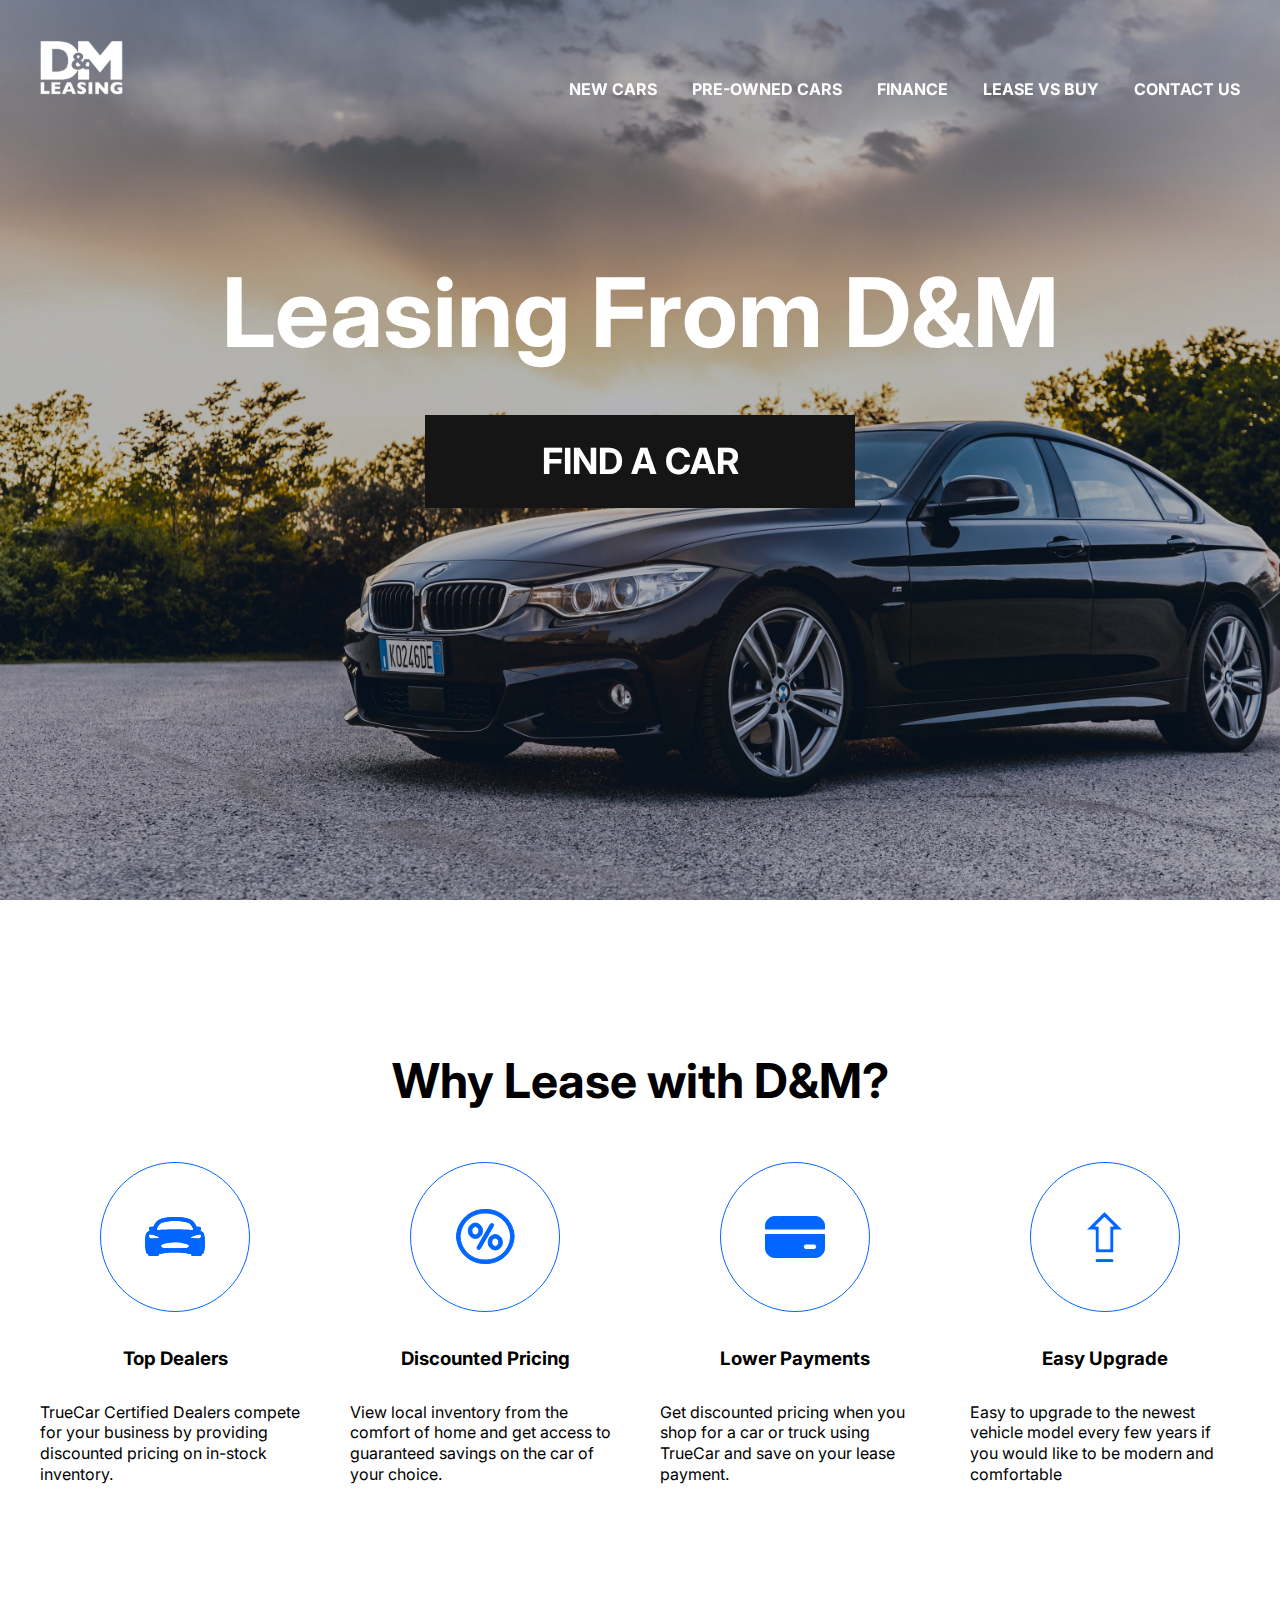
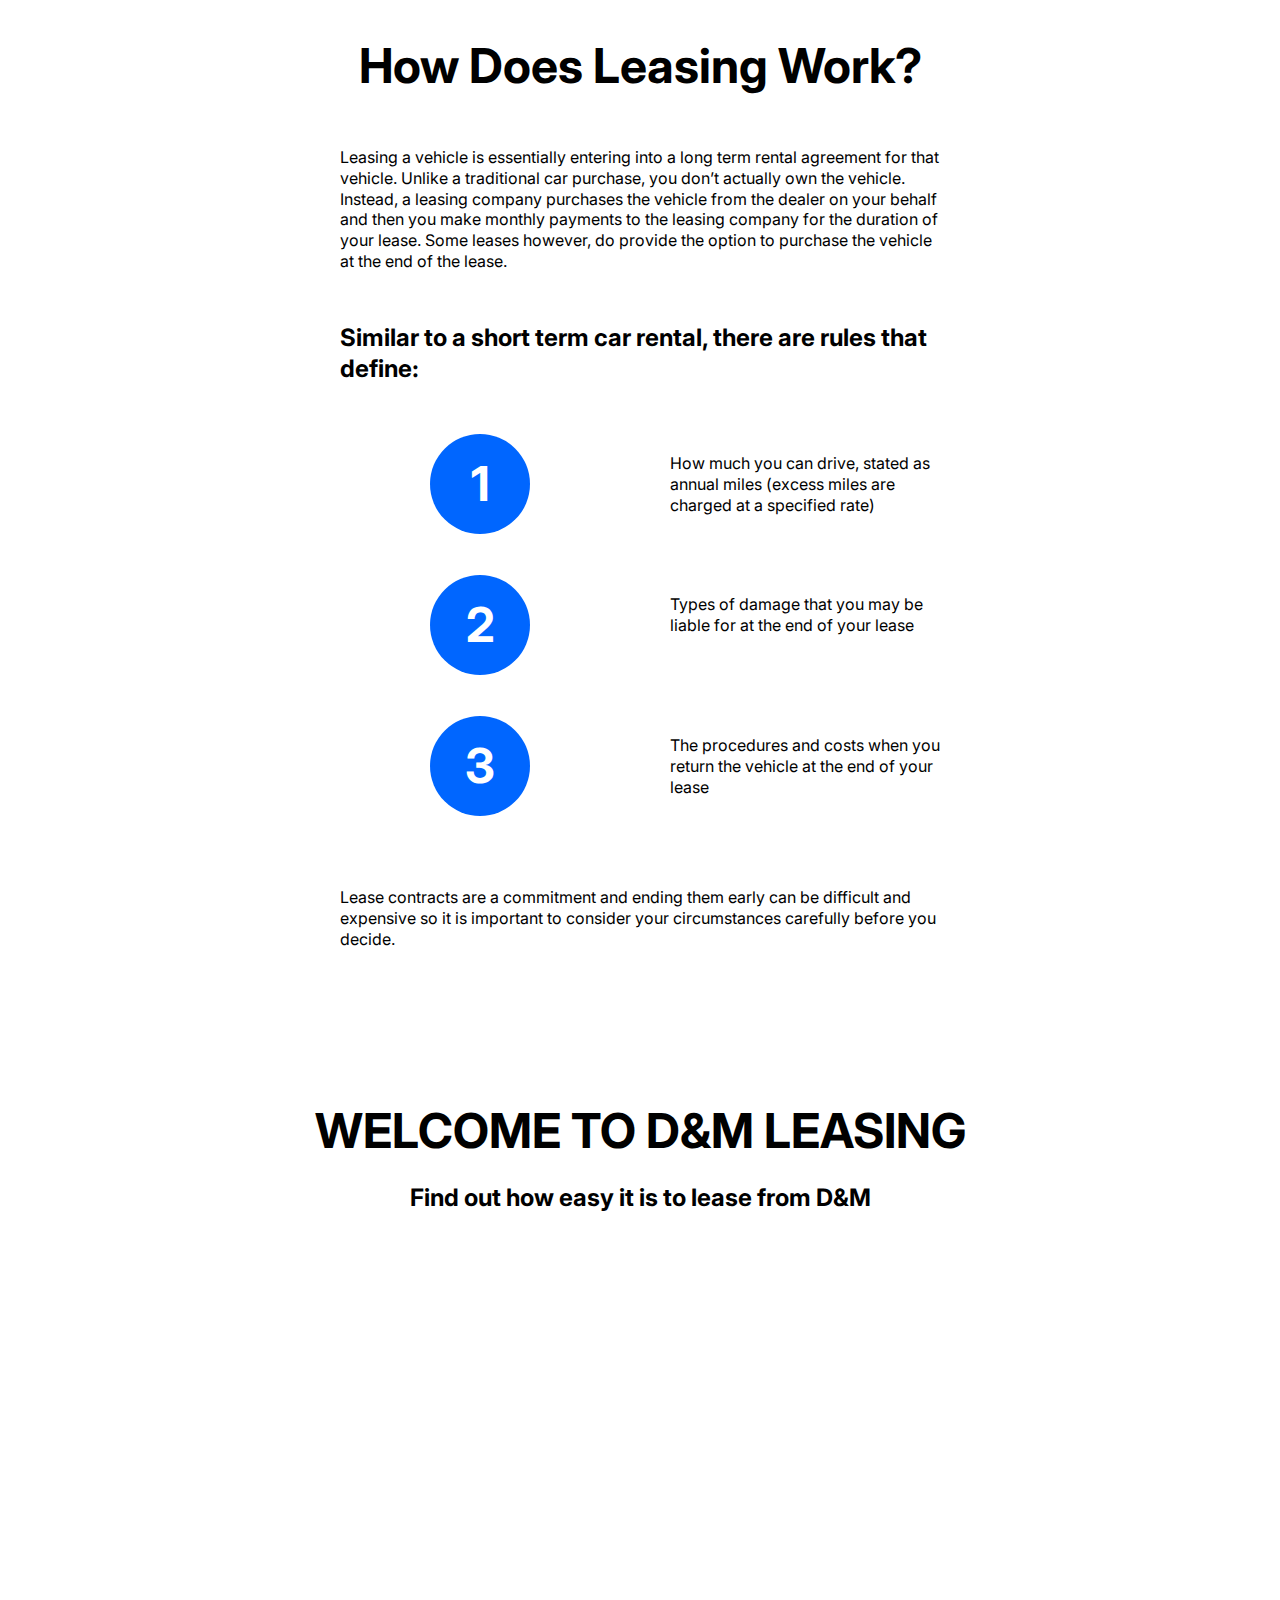
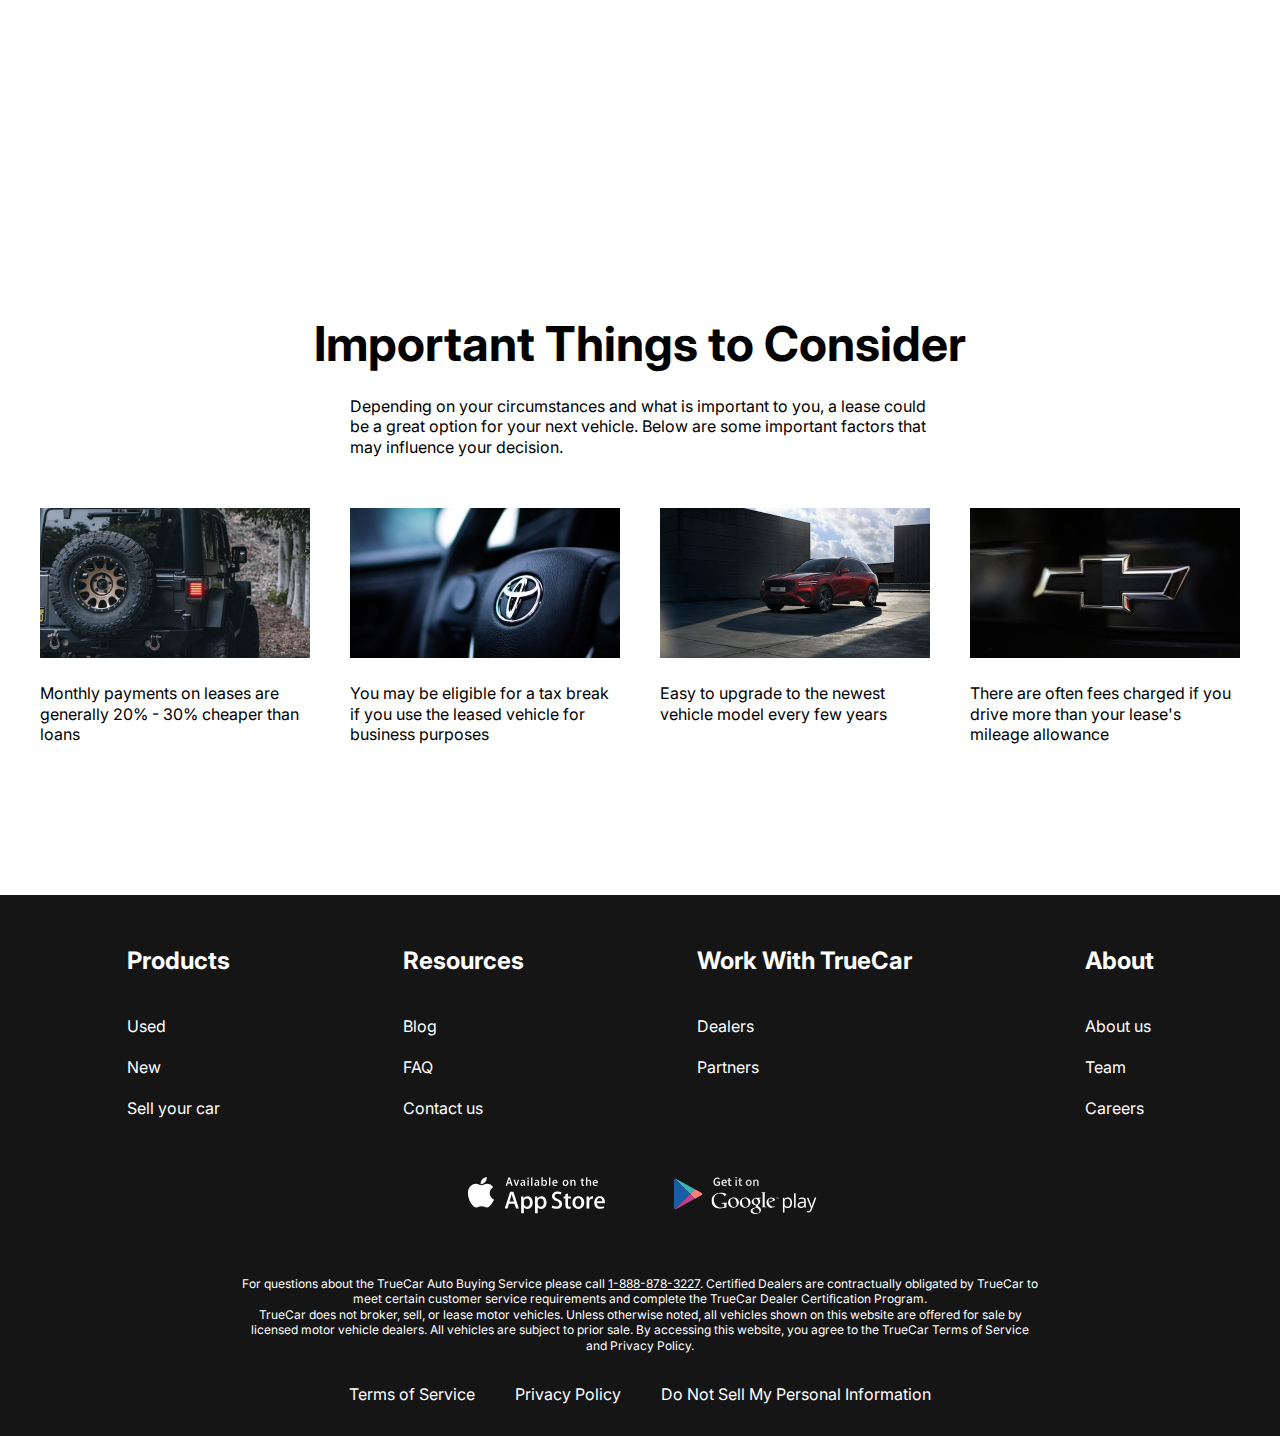
<file: index.html>
<!DOCTYPE html>
<html lang="en">
<head>
    <meta charset="UTF-8">
    <meta name="viewport" content="width=device-width, initial-scale=1.0">
    <title>Lease Cars</title>
    <link rel="preconnect" href="https://fonts.googleapis.com">
    <link rel="preconnect" href="https://fonts.gstatic.com" crossorigin>
    <link href="https://fonts.googleapis.com/css2?family=Inter:ital,opsz,wght@0,14..32,100..900;1,14..32,100..900&family=Judson:wght@400;700&display=swap" rel="stylesheet">
    <link rel="stylesheet" href="https://cdn.jsdelivr.net/npm/swiper@11/swiper-bundle.min.css"/>
    <link rel="stylesheet" href="css/style.css">
    
</head>
<body>
    <div class="wrapper">
        <header class="header header-main">
            <div class="container">
                <div class="header__inner">
                    <a href="index.html" class="logo">
                        <img src="images/logo.svg" alt="logo image" class="logo__img">
                    </a>
                    <nav class="menu">
                        <button class="menu-btn">
                            <span></span>
                            <span></span>
                            <span></span>
                        </button>
                        <ul class="menu__list">
                            <li class="menu__list-item">
                                <a href="new-cars.html" class="menu__list-link">NEW CARS</a>
                            </li>
                            <li class="menu__list-item">
                                <a href="#" class="menu__list-link">PRE-OWNED CARS</a>
                            </li>
                            <li class="menu__list-item">
                                <a href="#" class="menu__list-link">FINANCE</a>
                            </li>
                            <li class="menu__list-item">
                                <a href="#" class="menu__list-link">LEASE VS BUY</a>
                            </li>
                            <li class="menu__list-item">
                                <a href="contacts.html" class="menu__list-link">CONTACT US</a>
                            </li>
                        </ul>
                    </nav>
                </div>
            </div>
        </header>
        <main class="main">
            <section class="top">
                <div class="container">
                    <h1 class="title">
                        Leasing From D&M
                    </h1>
                    <a href="new-cars.html" class="top__link">
                        FIND A CAR
                    </a>
                </div>

            </section>
            <div class="slider">
                <div class="swiper">
                    <div class="swiper-wrapper">
                        <div class="swiper-slide" style="background-image: url(/images/bmw.jpg);  "></div>
                        <div class="swiper-slide" style="background-image: url(/images/lexus.jpg);"></div>
                        <div class="swiper-slide" style="background-image: url(/images/honda.jpg);"></div>
                        <div class="swiper-slide" style="background-image: url(/images/audi.jpg);"></div>
                    </div>
                    <div class="swiper-pagination"></div>
                </div>
            </div>
            <section class="why-lease">
                <div class="container">
                    <h2 class="section-title">Why Lease with D&M?</h2>
                    <ul class="why-lease__list">
                        <li class="why-lease__item">
                            <img src="/images/why-lease-1.svg" alt="why-lease-1" class="why-lease__item-img">
                            <h3 class="why-lease__item-title">
                                Top Dealers
                            </h3>
                            <p class="why-lease__item-text">
                                TrueCar Certified Dealers compete for your business by providing discounted pricing on in-stock inventory.
                            </p>
                        </li>
                        <li class="why-lease__item">
                            <img src="/images/why-lease-2.svg" alt="why-lease-2" class="why-lease__item-img">
                            <h3 class="why-lease__item-title">
                                Discounted Pricing
                            </h3>
                            <p class="why-lease__item-text">
                                View local inventory from the comfort of home and get access to guaranteed savings on the car of your choice.
                            </p>
                        </li>
                        <li class="why-lease__item">
                            <img src="/images/why-lease-3.svg" alt="why-lease-3" class="why-lease__item-img">
                            <h3 class="why-lease__item-title">
                                Lower Payments
                            </h3>
                            <p class="why-lease__item-text">
                                Get discounted pricing when you shop for a car or truck using TrueCar and save on your lease payment.
                            </p>
                        </li>
                        <li class="why-lease__item">
                            <img src="/images/why-lease-4.svg" alt="why-lease-4" class="why-lease__item-img">
                            <h3 class="why-lease__item-title">
                                Easy Upgrade
                            </h3>
                            <p class="why-lease__item-text">
                                Easy to upgrade to the newest vehicle model every few years if you would like to be modern and comfortable
                            </p>
                        </li>
                    </ul>
                </div>
            </section>
            <section class="how-does">
                <div class="container">
                    <div class="how-does__inner">
                       <h2 class="section-title">How Does Leasing Work?</h2> 
                       <p class="how-does__text">
                        Leasing a vehicle is essentially entering into a long term rental agreement for that vehicle. Unlike a traditional car purchase, you don’t actually own the vehicle. Instead, a leasing company purchases the vehicle from the dealer on your behalf and then you make monthly payments to the leasing company for the duration of your lease. Some leases however, do provide the option to purchase the vehicle at the end of the lease.
                       </p>
                       <h4 class="how-does__title">
                        Similar to a short term car rental, there are rules that define:
                       </h4>
                       <ol class="how-does__list">
                         <li class="how-does__item">
                            How much you can drive, stated as annual miles (excess miles are charged at a specified rate)
                         </li>
                         <li class="how-does__item">
                            Types of damage that you may be liable for at the end of your lease
                         </li>
                         <li class="how-does__item">
                            The procedures and costs when you return the vehicle at the end of your lease
                         </li>
                       </ol>
                       <p class="how-does__text">
                        Lease contracts are a commitment and ending them early can be difficult and expensive so it is important to consider your circumstances carefully before you decide.
                       </p>
                    </div>
                </div>
            </section>
            <section class="video">
                <div class="container">
                    <h2 class="section-title video-title">
                        WELCOME TO D&M LEASING
                    </h2>
                    <h4 class="video__text">
                        Find out how easy it is to lease from D&M
                    </h4>
                    <iframe class="video__content" width="1000" height="500" 
                     src="https://www.youtube.com/embed/FeEUhbK7Qrw?si=h25_exg87Ts2vV4e&amp;controls=0"
                     title="YouTube video player" 
                     frameborder="0" 
                     allow="accelerometer; autoplay; clipboard-write; encrypted-media; gyroscope; picture-in-picture; web-share" 
                     referrerpolicy="strict-origin-when-cross-origin" allowfullscreen>
                    </iframe>
                </div>
            </section>
            <section class="important">
                <div class="container">
                    <h2 class="section-title important-title">Important Things to Consider</h2>
                    <p class="important-text">
                        Depending on your circumstances and what is important to you, a lease could be a great option for your next vehicle. Below are some important factors that may influence your decision.
                    </p>
                    <ul class="important__list">
                        <li class="important__item">
                            <img src="/images/important-item-1.jpg" alt="important-item__img" class="important-item__img">
                            <p class="important-item__text">
                                Monthly payments on leases are generally 20% - 30% cheaper than loans
                            </p>
                        </li>
                        <li class="important__item">
                            <img src="/images/important-item-2.jpg" alt="important-item__img" class="important-item__img">
                            <p class="important-item__text">
                                You may be eligible for a tax break if you use the leased vehicle for business purposes
                            </p>
                        </li>
                        <li class="important__item">
                            <img src="/images/important-item-3.jpg" alt="important-item__img" class="important-item__img">
                            <p class="important-item__text">
                                Easy to upgrade to the newest vehicle model every few years
                            </p>
                        </li>
                        <li class="important__item">
                            <img src="/images/important-item-4.jpg" alt="important-item__img" class="important-item__img">
                            <p class="important-item__text">
                                There are often fees charged if you drive more than your lease's mileage allowance
                            </p>
                        </li>
                    </ul>
                </div>
            </section>
        </main>
        <footer class="footer">
            <div class="container">
                <nav class="footer__menu">
                    <ul class="footer__menu-list">
                        <li class="footer__menu-item">
                            <p class="footer__menu-title">Products</p>
                        </li>
                        <li class="footer__menu-item">
                            <a href="#" class="footer__menu-link">Used</a>
                        </li>
                        <li class="footer__menu-item">
                            <a href="#" class="footer__menu-link">New</a>
                        </li>
                        <li class="footer__menu-item">
                            <a href="#" class="footer__menu-link">Sell your car</a>
                        </li>
                    </ul>
                    <ul class="footer__menu-list">
                        <li class="footer__menu-item">
                            <p class="footer__menu-title">Resources</p>
                        </li>
                        <li class="footer__menu-item">
                            <a href="#" class="footer__menu-link">Blog</a>
                        </li>
                        <li class="footer__menu-item">
                            <a href="#" class="footer__menu-link">FAQ</a>
                        </li>
                        <li class="footer__menu-item">
                            <a href="#" class="footer__menu-link">Contact us</a>
                        </li>
                    </ul>
                    <ul class="footer__menu-list">
                        <li class="footer__menu-item">
                            <p class="footer__menu-title">Work With TrueCar</p>
                        </li>
                        <li class="footer__menu-item">
                            <a href="#" class="footer__menu-link">Dealers</a>
                        </li>
                        <li class="footer__menu-item">
                            <a href="#" class="footer__menu-link">Partners</a>
                        </li>
                    </ul>
                    <ul class="footer__menu-list">
                        <li class="footer__menu-item">
                            <p class="footer__menu-title">About</p>
                        </li>
                        <li class="footer__menu-item">
                            <a href="#" class="footer__menu-link">About us</a>
                        </li>
                        <li class="footer__menu-item">
                            <a href="#" class="footer__menu-link">Team</a>
                        </li>
                        <li class="footer__menu-item">
                            <a href="#" class="footer__menu-link">Careers</a>
                        </li>
                    </ul>
                </nav>
                <ul class="app">
                    <li class="app__item">
                        <a href="#" class="app__item-link">
                            <img class="app__item-img" src="images/app-store.svg" alt="app store">
                        </a>
                    </li>
                    <li class="app__item">
                        <a href="#" class="app__item-link">
                            <img class="app__item-img" src="images/google-play.svg" alt="google play">
                        </a>
                    </li>
                </ul>
                <div class="footer__copy">
                    <p class="footer__copy-text">
                        For questions about the TrueCar Auto Buying Service please call <a href="tel:+18888783227" class="footer__tel">1-888-878-3227</a>. Certified Dealers are contractually obligated by TrueCar to meet certain customer service requirements and complete the TrueCar Dealer Certification Program.
                    </p>
                    <p class="footer__copy-text">
                        TrueCar does not broker, sell, or lease motor vehicles. Unless otherwise noted, all vehicles shown on this website are offered for sale by licensed motor vehicle dealers. All vehicles are subject to prior sale. By accessing this website, you agree to the TrueCar Terms of Service and Privacy Policy.
                    </p>
                </div>
                <nav class="copy__nav">
                    <ul class="copy__nav-list">
                        <li class="copy__nav-item">
                            <a href="#" class="copy__nav-link">Terms of Service</a>
                        </li>
                        <li class="copy__nav-item">
                            <a href="#" class="copy__nav-link">Privacy Policy</a>
                        </li>
                        <li class="copy__nav-item">
                            <a href="#" class="copy__nav-link">Do Not Sell My Personal Information</a>
                        </li>
                    </ul>
                </nav>
            </div>
        </footer>
    </div>
    <script src="https://cdn.jsdelivr.net/npm/swiper@11/swiper-bundle.min.js"></script>
    <script src="js/main.js"></script>
</body>
</html>
</file>
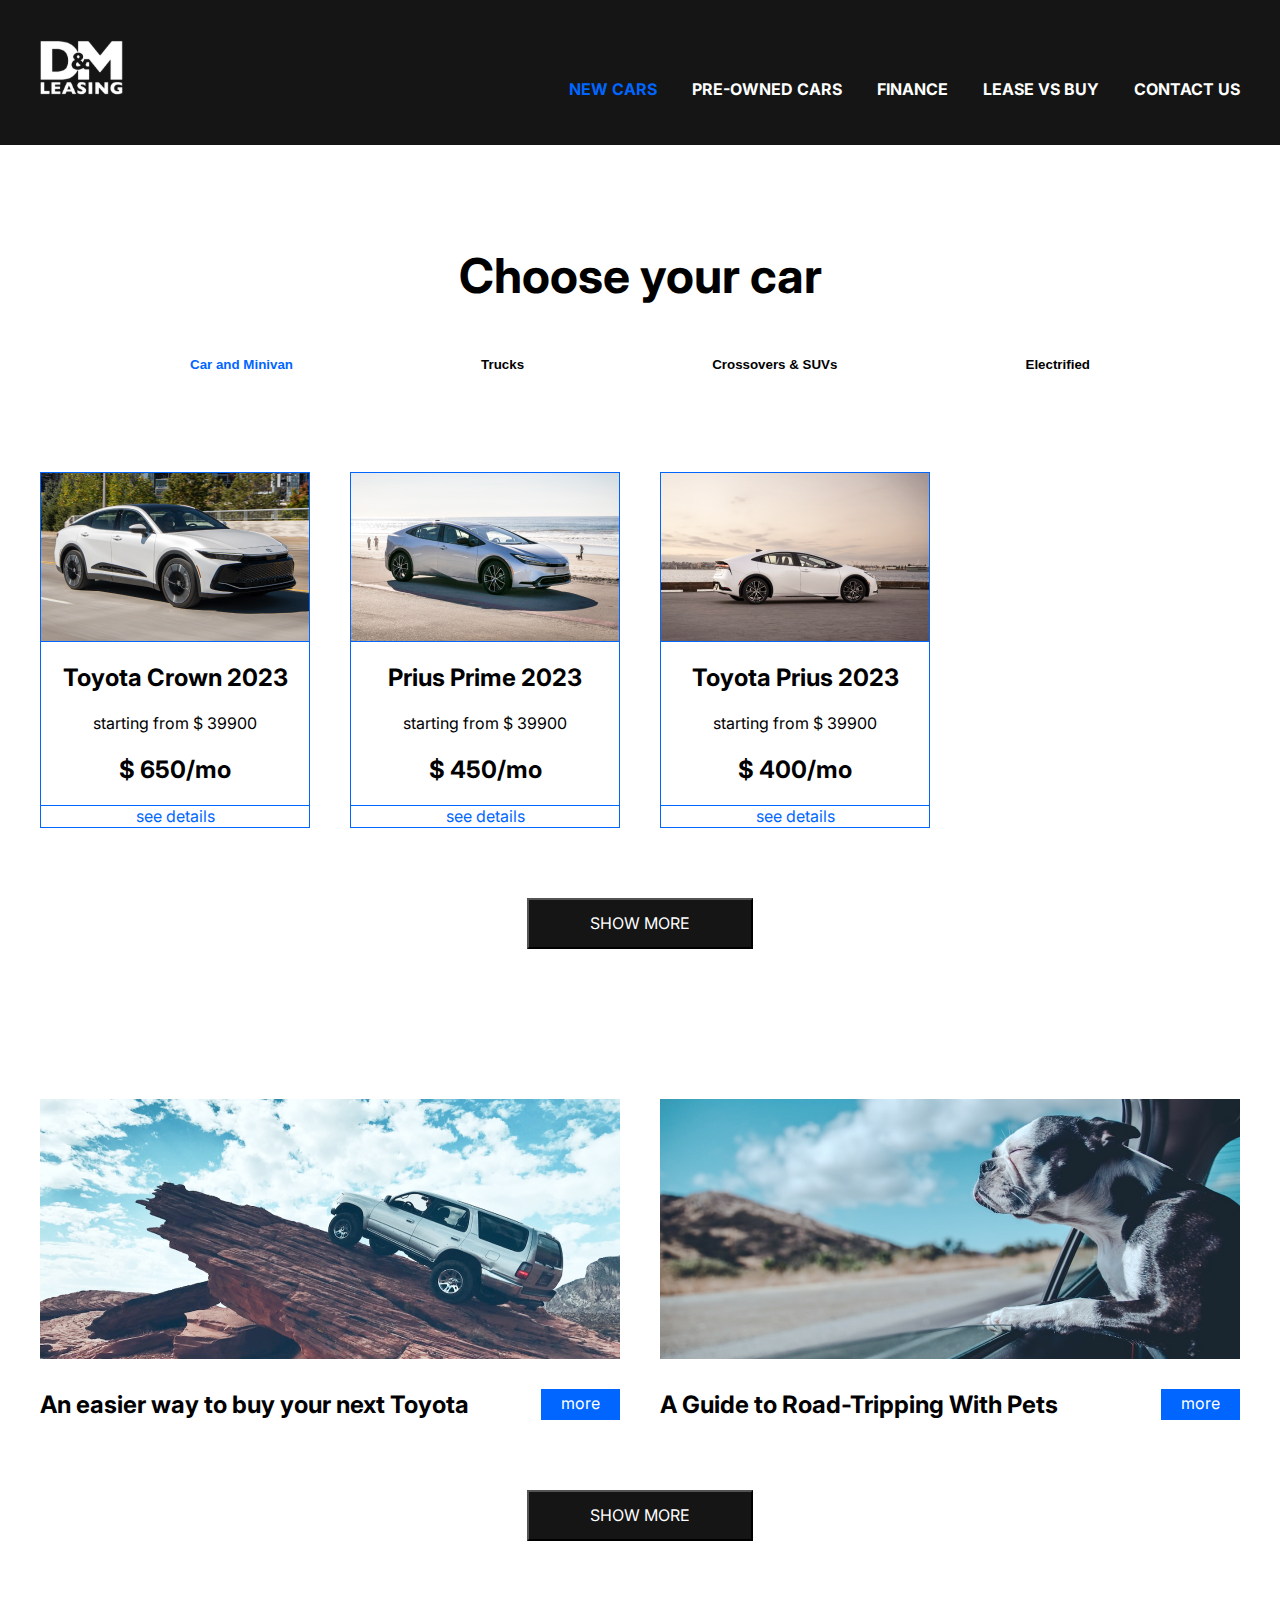
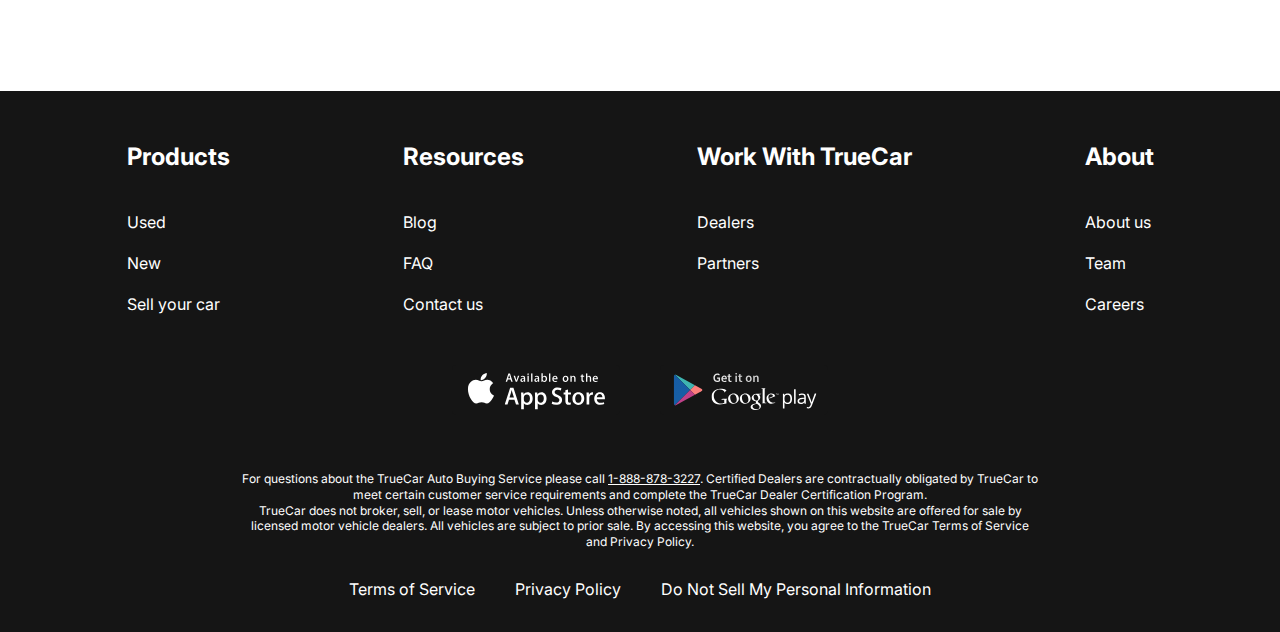
<file: new-cars.html>
<!DOCTYPE html>
<html lang="en">
<head>
    <meta charset="UTF-8">
    <meta name="viewport" content="width=device-width, initial-scale=1.0">

    <title>Lease Cars</title>
    <link rel="preconnect" href="https://fonts.googleapis.com">
    <link rel="preconnect" href="https://fonts.gstatic.com" crossorigin>
    <link href="https://fonts.googleapis.com/css2?family=Inter:ital,opsz,wght@0,14..32,100..900;1,14..32,100..900&family=Judson:wght@400;700&display=swap" rel="stylesheet">
    <link rel="stylesheet" href="css/style.css">
</head>
<body>
    <div class="wrapper">
        <header class="header">
            <div class="container">
                <div class="header__inner">
                    <a href="index.html" class="logo">
                        <img src="images/logo.svg" alt="logo image" class="logo__img">
                    </a>
                    <nav class="menu">
                        <button class="menu-btn">
                            <span></span>
                            <span></span>
                            <span></span>
                        </button>
                        <ul class="menu__list">
                            <li class="menu__list-item">
                                <a href="#" class="menu__list-link menu__list-link--active">NEW CARS</a>
                            </li>
                            <li class="menu__list-item">
                                <a href="#" class="menu__list-link">PRE-OWNED CARS</a>
                            </li>
                            <li class="menu__list-item">
                                <a href="#" class="menu__list-link">FINANCE</a>
                            </li>
                            <li class="menu__list-item">
                                <a href="#" class="menu__list-link">LEASE VS BUY</a>
                            </li>
                            <li class="menu__list-item">
                                <a href="contacts.html" class="menu__list-link">CONTACT US</a>
                            </li>
                        </ul>
                    </nav>
                </div>
            </div>
        </header>
        <main class="main">
            <section class="choose-cars">
                <div class="container">
                    <h2 class="section-title">Choose your car</h2>
                    <div class="tabs">
                        <div class="tabs__btn">
                            <button class="tabs__btn-item tabs__btn-item--active" data-button="content-1">Car and Minivan</button>
                            <button class="tabs__btn-item" data-button="content-2">Trucks</button>
                            <button class="tabs__btn-item" data-button="content-3">Crossovers & SUVs</button>
                            <button class="tabs__btn-item" data-button="content-4">Electrified</button>
                        </div>
                        <div class="tabs__content">
                            <div class="tabs__content-item tabs__content-item--active" id="content-1">
                                <div class="car-card">
                                    <img src="/images/card-cars/toyota-crown.jpg" alt="Toyota Crown 2023" class="card__img">
                                    <div class="card__content">
                                        <h4 class="card__title">Toyota Crown 2023</h4>
                                        <p class="card__text">starting from $ 39900</p>
                                        <p class="card__price">$ 650/mo</p>
                                    </div>
                                    <a href="" class="card__link">see details</a>
                                </div>
                                <div class="car-card">
                                    <img src="/images/card-cars/prius-prime.jpg" alt="Prius Prime 2023" class="card__img">
                                    <div class="card__content">
                                        <h4 class="card__title">Prius Prime 2023</h4>
                                        <p class="card__text">starting from $ 39900</p>
                                        <p class="card__price">$ 450/mo</p>
                                    </div>
                                    <a href="" class="card__link">see details</a>
                                </div>
                                <div class="car-card">
                                    <img src="/images/card-cars/toyota-prius.jpg" alt="Toyota Prius 2023" class="card__img">
                                    <div class="card__content">
                                        <h4 class="card__title">Toyota Prius 2023</h4>
                                        <p class="card__text">starting from $ 39900</p>
                                        <p class="card__price">$ 400/mo</p>
                                    </div>
                                    <a href="" class="card__link">see details</a>
                                </div>
                            </div>
                            <div class="tabs__content-item" id="content-2">
                                <div class="car-card">
                                    <img src="/images/card-cars/chevrolet-silverado.jpg" alt="Chevrolet Silverado" class="card__img">
                                    <div class="card__content">
                                        <h4 class="card__title">Chevrolet Silverado</h4>
                                        <p class="card__text">starting from $ 62260</p>
                                        <p class="card__price">$1,032/mo</p>
                                    </div>
                                    <a href="" class="card__link">see details</a>
                                </div>

                            </div>
                            <div class="tabs__content-item" id="content-3">
                                <div class="car-card">
                                    <img src="/images/card-cars/hyundai-kona.jpg" alt="Hyundai Kona 2023" class="card__img">
                                    <div class="card__content">
                                        <h4 class="card__title">Hyundai Kona 2023</h4>
                                        <p class="card__text">starting from $ 39900</p>
                                        <p class="card__price">$510/mo</p>
                                    </div>
                                    <a href="" class="card__link">see details</a>
                                </div>
                                <div class="car-card">
                                    <img src="/images/card-cars/ford -explorer.jpg" alt="Ford Explorer 2023" class="card__img">
                                    <div class="card__content">
                                        <h4 class="card__title">Ford Explorer 2023</h4>
                                        <p class="card__text">starting from $ 399000</p>
                                        <p class="card__price">$1,013/mo</p>
                                    </div>
                                    <a href="" class="card__link">see details</a>
                                </div>
                                <div class="car-card">
                                    <img src="/images/card-cars/santa-fe.jpg" alt="Santa  Fe 2023" class="card__img">
                                    <div class="card__content">
                                        <h4 class="card__title">Santa  Fe 2023</h4>
                                        <p class="card__text">starting from $ 39900</p>
                                        <p class="card__price">$739/mo</p>
                                    </div>
                                    <a href="" class="card__link">see details</a>
                                </div>
                                <div class="car-card">
                                    <img src="/images/card-cars/honda-CR-V.jpg" alt="Honda CR-V 2023" class="card__img">
                                    <div class="card__content">
                                        <h4 class="card__title">Honda CR-V 2023</h4>
                                        <p class="card__text">starting from $ 35650</p>
                                        <p class="card__price">$591/mo</p>
                                    </div>
                                    <a href="" class="card__link">see details</a>
                                </div>
                                <div class="car-card">
                                    <img src="/images/card-cars/hyundai-tucson.jpg" alt="Hyundai Tucson" class="card__img">
                                    <div class="card__content">
                                        <h4 class="card__title">Hyundai Tucson</h4>
                                        <p class="card__text">starting from $ 31885</p>
                                        <p class="card__price">$528/mo</p>
                                    </div>
                                    <a href="" class="card__link">see details</a>
                                </div>
                                <div class="car-card">
                                    <img src="/images/card-cars/chevrolet-equinox.jpg" alt="Chevrolet Equinox" class="card__img">
                                    <div class="card__content">
                                        <h4 class="card__title">Chevrolet Equinox</h4>
                                        <p class="card__text">starting from $ 28430</p>
                                        <p class="card__price">$471/mo</p>
                                    </div>
                                    <a href="" class="card__link">see details</a>
                                </div>
                                <div class="car-card">
                                    <img src="/images/card-cars/jeep-wrangler.jpg" alt="Jeep Wrangler 2023" class="card__img">
                                    <div class="card__content">
                                        <h4 class="card__title">Jeep Wrangler 2023</h4>
                                        <p class="card__text">starting from $ 60000</p>
                                        <p class="card__price">$997/mo</p>
                                    </div>
                                    <a href="" class="card__link">see details</a>
                                </div>
                            </div>
                            <div class="tabs__content-item" id="content-4">
                                <div class="car-card">
                                    <img src="/images/card-cars/prius-prime.jpg" alt="Prius Prime 2023" class="card__img">
                                    <div class="card__content">
                                        <h4 class="card__title">Prius Prime 2023</h4>
                                        <p class="card__text">starting from $ 39900</p>
                                        <p class="card__price">$ 450/mo</p>
                                    </div>
                                    <a href="" class="card__link">see details</a>
                                </div>
                                <div class="car-card">
                                    <img src="/images/card-cars/toyota-prius.jpg" alt="Toyota Prius 2023" class="card__img">
                                    <div class="card__content">
                                        <h4 class="card__title">Toyota Prius 2023</h4>
                                        <p class="card__text">starting from $ 39900</p>
                                        <p class="card__price">$ 400/mo</p>
                                    </div>
                                    <a href="" class="card__link">see details</a>
                                </div>
                                <div class="car-card">
                                    <img src="/images/card-cars/kia-niro.jpg" alt="KIA Niro 2023" class="card__img">
                                    <div class="card__content">
                                        <h4 class="card__title">KIA Niro 2023</h4>
                                        <p class="card__text">starting from $ 33600</p>
                                        <p class="card__price">$554/mo</p>
                                    </div>
                                    <a href="" class="card__link">see details</a>
                                </div>
                            </div>
                        </div>

                    </div>
                    <a href="https://www.truecar.com/" class="show-more__link" target="_blank">
                        <button class="show-more__btn">SHOW MORE</button>
                    </a>
                </div>
            </section>
            <section class="blog">
                <div class="container"> 
                    <div class="blog-preview">
                        <div class="blog__items">
                            <div class="blog__item">
                                <img src="/images/blog-img-1.jpg" alt="blog__item-img" class="blog__item-img">
                                <h4 class="blog__item-title">An easier way to buy your next Toyota</h4>
                                <a href="https://www.toyota.ca/toyota/en/buying-new-car" class="blog__item-link" target="_blank">more</a>
                            </div>
                            <div class="blog__item">
                                <img src="/images/blog-img-2.jpg" alt="blog__item-img" class="blog__item-img">
                                <h4 class="blog__item-title">A Guide to Road-Tripping With Pets</h4>
                                <a href="https://petfbi.org/road-trips-with-pets/" class="blog__item-link" target="_blank">more</a>
                            </div>
                        </div>
                        <a href="https://www.truecar.com/blog/" class="show-more__link" target="_blank">
                            <button class="show-more__btn">SHOW MORE</button>
                        </a>
                    </div>
                </div>
            </section>
        </main>
        <footer class="footer">
            <div class="container">
                <nav class="footer__menu">
                    <ul class="footer__menu-list">
                        <li class="footer__menu-item">
                            <p class="footer__menu-title">Products</p>
                        </li>
                        <li class="footer__menu-item">
                            <a href="#" class="footer__menu-link">Used</a>
                        </li>
                        <li class="footer__menu-item">
                            <a href="#" class="footer__menu-link">New</a>
                        </li>
                        <li class="footer__menu-item">
                            <a href="#" class="footer__menu-link">Sell your car</a>
                        </li>
                    </ul>
                    <ul class="footer__menu-list">
                        <li class="footer__menu-item">
                            <p class="footer__menu-title">Resources</p>
                        </li>
                        <li class="footer__menu-item">
                            <a href="#" class="footer__menu-link">Blog</a>
                        </li>
                        <li class="footer__menu-item">
                            <a href="#" class="footer__menu-link">FAQ</a>
                        </li>
                        <li class="footer__menu-item">
                            <a href="#" class="footer__menu-link">Contact us</a>
                        </li>
                    </ul>
                    <ul class="footer__menu-list">
                        <li class="footer__menu-item">
                            <p class="footer__menu-title">Work With TrueCar</p>
                        </li>
                        <li class="footer__menu-item">
                            <a href="#" class="footer__menu-link">Dealers</a>
                        </li>
                        <li class="footer__menu-item">
                            <a href="#" class="footer__menu-link">Partners</a>
                        </li>
                    </ul>
                    <ul class="footer__menu-list">
                        <li class="footer__menu-item">
                            <p class="footer__menu-title">About</p>
                        </li>
                        <li class="footer__menu-item">
                            <a href="#" class="footer__menu-link">About us</a>
                        </li>
                        <li class="footer__menu-item">
                            <a href="#" class="footer__menu-link">Team</a>
                        </li>
                        <li class="footer__menu-item">
                            <a href="#" class="footer__menu-link">Careers</a>
                        </li>
                    </ul>
                </nav>
                <ul class="app">
                    <li class="app__item">
                        <a href="#" class="app__item-link">
                            <img class="app__item-img" src="images/app-store.svg" alt="app store">
                        </a>
                    </li>
                    <li class="app__item">
                        <a href="#" class="app__item-link">
                            <img class="app__item-img" src="images/google-play.svg" alt="google play">
                        </a>
                    </li>
                </ul>
                <div class="footer__copy">
                    <p class="footer__copy-text">
                        For questions about the TrueCar Auto Buying Service please call <a href="tel:+18888783227" class="footer__tel">1-888-878-3227</a>. Certified Dealers are contractually obligated by TrueCar to meet certain customer service requirements and complete the TrueCar Dealer Certification Program.
                    </p>
                    <p class="footer__copy-text">
                        TrueCar does not broker, sell, or lease motor vehicles. Unless otherwise noted, all vehicles shown on this website are offered for sale by licensed motor vehicle dealers. All vehicles are subject to prior sale. By accessing this website, you agree to the TrueCar Terms of Service and Privacy Policy.
                    </p>
                </div>
                <nav class="copy__nav">
                    <ul class="copy__nav-list">
                        <li class="copy__nav-item">
                            <a href="#" class="copy__nav-link">Terms of Service</a>
                        </li>
                        <li class="copy__nav-item">
                            <a href="#" class="copy__nav-link">Privacy Policy</a>
                        </li>
                        <li class="copy__nav-item">
                            <a href="#" class="copy__nav-link">Do Not Sell My Personal Information</a>
                        </li>
                    </ul>
                </nav>
            </div>
        </footer>
    </div>
    <script src="js/main.js"></script>
</body>
</html>
</file>
<file: css/style.css>
html {
    box-sizing: border-box;
}

*, *::after,*::before{
    box-sizing: inherit;
    margin: 0;
    padding: 0;
}

html,body{
  height: 100%;
}

ul{
    list-style: none;
}

a {
    text-decoration: none;
    color: inherit;
}

section {
    margin-bottom: 150px;
}



h4 {
    font-weight: 700;
    font-size: 24px;
}

.wrapper{
    min-height: 100%;
    display: flex;
    flex-direction: column;

}

.container {
    max-width: 1220px;
    margin: 0 auto;
    padding: 0 10px; 
}

.section-title{
    margin-bottom: 50px;
    font-size: 48px;
    font-weight: 700;
    text-align: center;
}

body {
    font-family: "Inter", sans-serif;
    font-size: 16px;
    font-weight: 400;
    line-height: 1.3;
}
.header {
    background-color: #151515;
}
.header-main{
    background-color: transparent;
    position: absolute;
    z-index: 10;
    left: 0;
    right: 0;
}
.header__inner{
    padding-top: 40px;
    padding-bottom: 45px;
    display: flex;
    justify-content: space-between;
    align-items: flex-end;
}

.menu__list{
    display: flex;
    gap: 35px;
}

.menu__list-link {
    color: #fff;
    text-transform: uppercase;
    font-weight: 700;
}

.menu__list-link--active{
    color: #0066FF;
}

.footer{
    background-color: #151515;
    padding: 50px 0 32px;
    color: #fff;
}

.footer__menu{
    display: flex;
    justify-content: space-around;
    margin-bottom: 50px;
}

.footer__menu-list{
    max-width: 250px;
}

.footer__menu-title{
    font-size: 24px;
    font-weight: 700;
    padding-bottom: 20px;
}

.footer__menu-item + .footer__menu-item {
    padding-top: 20px;
}

.app{
    display: flex;
    justify-content: center;
    gap: 40px;
    margin-bottom: 52px;
}

.footer__copy{
    max-width: 800px;
    margin: 0 auto 30px;
    text-align: center;
}
.footer__copy-text{
    font-size: 12px;
}

.footer__tel{
    text-decoration-line: underline;
}

.copy__nav-list{
    display: flex;
    justify-content: center;
    gap: 40px;
}

.main {
    flex-grow: 1;
}

.top {
    color: #fff;
    text-align: center;
    padding-top: 250px;
    padding-bottom: 50px;
    position: absolute;
    z-index: 5;
    left: 0;
    right: 0;
}

.title{
    
    padding-bottom: 40px;
    font-size: 96px;
    font-weight: 700;

}

.top__link{
    background-color: #151515;
    padding: 23px;
    max-width: 430px;
    width: 100%;
    display: inline-block;
    text-transform: uppercase;
    font-size: 36px;
    font-weight: 700;
}

    .swiper::after{
    content: " ";
    background: rgba(15, 15, 15, 0.3);
    position: absolute;
    z-index: 5;
    left: 0;
    right: 0;
    bottom: 0;
    top: 0;
    }

.swiper-slide{
    background-repeat: no-repeat;
    background-size: cover;
    background-position: center;
    height: 100vh;
}

.swiper-pagination-bullet{
    width: 120px;
    height: 3px;
    background-color: #151515;
    border-radius: 0;
    opacity: 1;
    margin: 0 15px !important;
}

.swiper-pagination-bullet-active{
    height: 6px;
    background-color: #fff;
}

.why-lease{
    padding: 150px 0 0;
}

.why-lease__list{
    display: grid;
    grid-template-columns: repeat(4, 1fr);
    gap: 40px;
    text-align: center;
}

.why-lease__item-img{
    margin-bottom: 30px;
}

.why-lease__item-title{
    margin-bottom: 30px;
}

.why-lease__item-text{
    text-align: left;
}

/* .how-does{
    padding-bottom: 150px;

} */

.how-does__inner{
    max-width: 600px;
    margin: 0 auto;
}

.how-does__title{
    padding-top: 50px;
}

.how-does__list{
    padding: 50px 0 70px;
    counter-reset: myCounter;
}

.how-does__item{
    list-style-type: none;
    width: 270px;
    position: relative;
    margin-left: auto;
    box-sizing: content-box;
    padding: 19px 0 19px 240px;
    min-height: 63px;
}
.how-does__item + .how-does__item {
    margin-top: 40px;
}

/* запись нумерованного списка со стилизацией */
.how-does__item::before{
    counter-increment: myCounter;
    content: counter(myCounter);
    display: flex;
    justify-content: center;
    align-items: center;
    font-size: 48px;
    font-weight: 700;
    background-color: #0066FF;
    width: 100px;
    height: 100px;
    border-radius: 50%;
    color: #fff;
    position: absolute;
    left: 0;
    top: 0;
}

/* .video{
    padding-bottom: 150px;

} */

.video-title{
    margin-bottom: 20px;
}

.video__text{
    margin-bottom: 50px;
    text-align: center;
}

.video__content{
    margin: 0 auto;
    display: block;
}

/* .important{
    padding-bottom: 150px;
} */

.important-title{
    margin-bottom: 20px;
}

.important-text{
    margin: 0 auto 50px;
    max-width: 580px;
}

.important__list{
    display: grid;
    grid-template-columns: repeat(4, 1fr);
    gap: 40px;
}

.important-item__img{
    margin-bottom: 20px;
}

.contacts{
    padding: 100px 0 0;
}

.contacts-title{
    margin-bottom: 20px;
}

.contacts__text{
    text-align: center;
    margin-bottom: 50px;
    padding: 0 100px;
}
.success-msg{
    display: flex;
    max-width: 580px;
    margin: 0 auto;
    padding-bottom: 50px;
    display: none;
}

.msg__title{
    
    font-size: 48px;
    font-weight: 700;
    text-align: center;
}

.success-msg.success-msg--active{
    display: flex;
}
.form {
    max-width: 580px;
    margin: 0 auto;
    display: flex;
    justify-content: space-between;
    flex-wrap: wrap;
}

.form__input{
    width: 270px;
    padding: 18px 20px;
    display: inline-block;
    border: 1px solid #0066FF;
    margin-bottom: 50px;
    font-family: "Inter", sans-serif;
    font-size: 16px;
    font-weight: 400;
    line-height: 1.3;
    color: #000;
}

.form__input::placeholder, 
.form__textarea::placeholder {
    font-family: "Inter", sans-serif;
    font-size: 16px;
    font-weight: 400;
    line-height: 1.3;
    color: #000;
    opacity: 0.5;
}

.form__textarea{
    width: 100%;
    resize: none;
    padding: 28px 20px;
    height: 290px;
    border: 1px solid #0066FF;
    font-family: "Inter", sans-serif;
    font-size: 16px;
    font-weight: 400;
    line-height: 1.3;
    color: #000;
    margin-bottom: 50px;
}

.form-btn{
    text-transform: uppercase;
    color: #fff;
    background-color: #151515;
    font-family: "Inter", sans-serif;
    font-size: 16px;
    font-weight: 400;
    line-height: 1.3;
    padding: 13px 61px;
    margin: 0 auto;
    border: none;
}

.form.submited-form{
    display: none;
}

.blog-preview{
    display: flex;
    flex-direction: column;
    gap: 70px;
}

.blog__items {
    display: grid;
    grid-template-columns: repeat(2, 1fr);
    gap: 40px;
}

.blog__item {
    display: flex;
    justify-content: space-between;
    flex-wrap: wrap;
}

.blog__item-img{
    margin-bottom: 30px;
    width: 100%;
}

.blog__item-title{
    flex-basis: 446px;
}

.blog__item-link{
    color: #fff;
    background-color: #0066FF;
    padding: 4px 20px;
}

.show-more__link{
    display: flex;
}

.show-more__btn{
    text-transform: uppercase;
    color: #fff;
    background-color: #151515;
    font-family: "Inter", sans-serif;
    font-size: 16px;
    font-weight: 400;
    line-height: 1.3;
    padding: 13px 61px;
    margin: 0 auto;
}

.choose-cars{
    padding-top: 100px;
}
.tabs{
    margin-bottom: 70px;
}

.tabs__btn{
    padding: 0 150px 100px;
    display: flex;
    justify-content: space-between;
    gap: 80px;
}

.tabs__btn-item{
    border: none;
    font-size: 24;
    font-weight: 700;
    cursor: pointer;
    background-color: transparent;
    padding: 0;
}

.tabs__btn-item--active{
    color: #0066FF;
}

.tabs__content-item{
    display: none;
    grid-template-columns: repeat(4, 1fr);
    gap: 100px 40px;
}

.tabs__content-item.tabs__content-item--active{
    display: grid;
}

.car-card{
    text-align: center;
    
}

.card__img{
 display: block;
}

.card__content{
    padding: 20px 5px;
    border: 1px solid #0066FF;
    border-top: 0;
    
}


.card__text{
    margin: 20px 0;
}

.card__price{
    font-weight: 700;
    font-size: 24px;
}

.card__link{
    display: block;
    color: #0066FF;
    border: 1px solid #0066FF;
    border-top: 0;
}

.menu-btn{
    width: 30px;
    height: 20px;
    display: flex;
    flex-direction: column;
    justify-content: space-between;
    padding: 0;
    border: none;
    background-color: transparent;
    cursor: pointer;
    display: none;
}

.menu-btn span {
    height: 2px;
    background-color: #fff;
    width: 100%;
}
.card__img{
    width: 100%;
}

@media (max-width: 1180px){
    .important__list{
        gap: 30px 20px;
    }
    .important-item__img{
        width: 100%;
    }

    .tabs__content-item{
        grid-template-columns: repeat(3, 1fr);
    }
    
}

@media (max-width: 1040px){
    .video__content{
        width: 100%;
    }

    .tabs__btn{
        padding: 0 0 50px;
        gap: 20px;
    }
}

@media (max-width: 860px){
    .menu-btn{
        display: flex;
    }
    .menu-btn,
    .logo{
        position: relative;
        z-index: 10;
    }
    .menu__list{
        position: absolute;
        background-color: #151515;
        flex-direction: column;
        top: 0;
        left: 0;
        right: 0;
        bottom: 0;
        padding-top: 200px;
        align-items: center;
        height: 100vh;
        z-index: 5;
        transform: translateY(-100%);
        transition: transform .3s ease;
    }

    .menu__list.menu__list--active{
        transform: translateY(0%);
    }

    .why-lease__list{
        grid-template-columns: repeat(2, 1fr);
        gap: 20px;
    }

    .important__list{
        grid-template-columns: repeat(2, 1fr);
    }

    .tabs__content-item{
        grid-template-columns: repeat(2, 1fr);
    }

}

@media (max-width: 768px){
    .title{
        font-size: 70px;
    }

    .top__link{
        padding: 16px;
        max-width: 360px;
        font-size: 28px;
    }
    .swiper-pagination-bullet{
        width: 60px;
    }

    .swiper-pagination-bullet-active {
        height: 4px;
    }

    .video__content{
        height: 400px;
    }

    .footer__menu{
        display: grid;
        grid-template-columns: repeat(2, 1fr);
        gap: 40px;
    }
}

@media (max-width: 650px){

    .tabs__btn-item{
        font-size: 18px;
    } 

    .tabs__content-item{
        grid-template-columns: repeat(1, 1fr);
    }

    .blog__items{
        grid-template-columns: repeat(1, 1fr); 
    }

    .contacts{
        padding: 50px 0;
    }

    .form__input{
        width: 100%;
        margin-bottom: 30px;
    }

    .contacts__text{
        padding: 0;
    }

}

@media (max-width: 540px){
    section {
        margin-bottom: 50px;
    }
    .top{
        padding-top: 150px;
    }
    .title {
        font-size: 60px;
    }
    .top__link{
        max-width: 310px;
        font-size: 24px;
    }

    .swiper-pagination .swiper-pagination-bullets .swiper-pagination-horizontal{
        margin: 0 10px;
    }

    .swiper-pagination-bullet{
        width: 35px;
    }

    .why-lease__list{
        grid-template-columns: repeat(1, 1fr);
    }

    .why-lease{
        padding: 50px 0;
    }

    .section-title{
        font-size: 34px;
    }

    .how-does__list{
        padding: 30px 0 40px;
    }

    .video__content{
        height: 200px;
    }

    .how-does__item{
        padding: 65px 0 15px;
        margin-right: auto;
    }

    .how-does__item::before{
        font-size: 32px;
        right: 0;
        margin: 0 auto;
        width: 50px;
        height: 50px;
    }

    .important__list {
        grid-template-columns: repeat(1, 1fr);
    }

    .app, .copy__nav-list{
        flex-direction: column;
        align-items: center;
    }

    .copy__nav-list{
        gap: 20px;
    }
    .blog__item-title{
        margin-bottom: 10px;
    }
    .blog__item-link{
        margin-left: auto;
    }
    .tabs__btn{
        flex-direction: column;
    }

    .choose-cars{
        padding: 50px 0;
    }

    .tabs__content-item{
        gap: 40px;
    }
}
</file>
